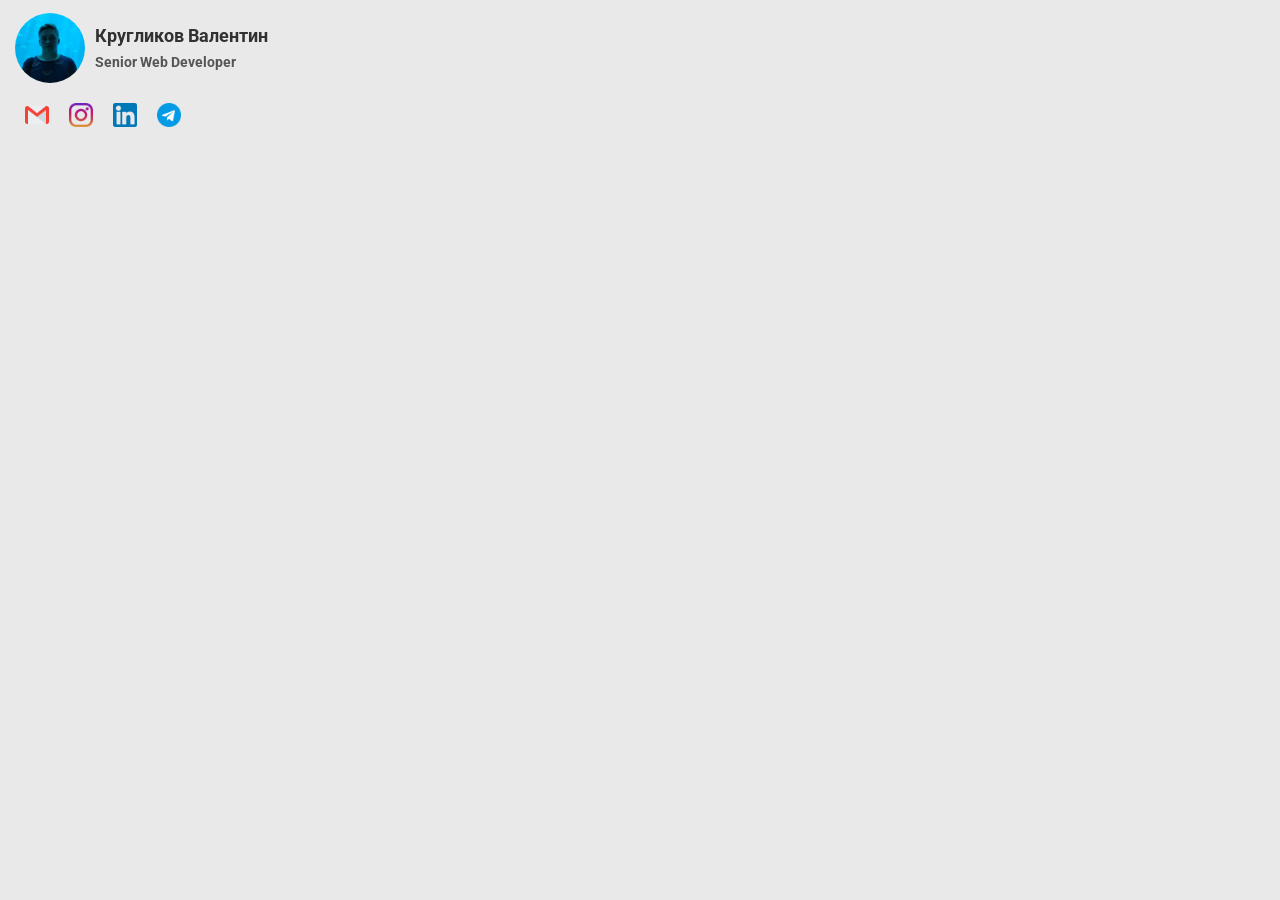
<file: index.html>
<!DOCTYPE html>
<html lang="ru">
<head>
    <meta charset="UTF-8">
    <meta name="viewport" content="width=device-width, initial-scale=1.0, maximum-scale=1.0, user-scalable=no"/>
    <meta name="description"
          content="Кругликов Валентин - Senior Web Developer | react, javascript, js, web solutions, php, mysql"/>
    <title>Кругликов Валентин - Senior Web Developer</title>
    <link href="/reset.css" rel="stylesheet" type="text/css">
    <link href="/style.css" rel="stylesheet" type="text/css">
</head>
<body>
<div class="profile">
    <div class="profile__ava">
        <img src="/assets/ava.jpeg"/>
    </div>
    <div class="profile__info">
        <h1>Кругликов Валентин</h1>
        <h2 class="gap_top note">Senior Web Developer</h2>
    </div>
</div>
<div class="contacts gap_top">
    <a class="contacts__link" href="mailto:dev.n@bk.ru">
        <img title="mail" src="/assets/social/gmail.png"/>
    </a>
    <a class="contacts__link" target="_blank" href="https://instagram.com/devn.valentin/">
        <img title="instagram" src="/assets/social/instagram.png"/>
    </a>
    <a class="contacts__link" target="_blank" href="https://www.linkedin.com/in/kruglikov-valentin/">
        <img title="instagram" src="/assets/social/linkedin.png"/>
    </a>
    <a class="contacts__link" target="_blank" href="https://t.me/devn1">
        <img title="instagram" src="/assets/social/telegram.png"/>
    </a>
</div>
</body>
</html>
</file>
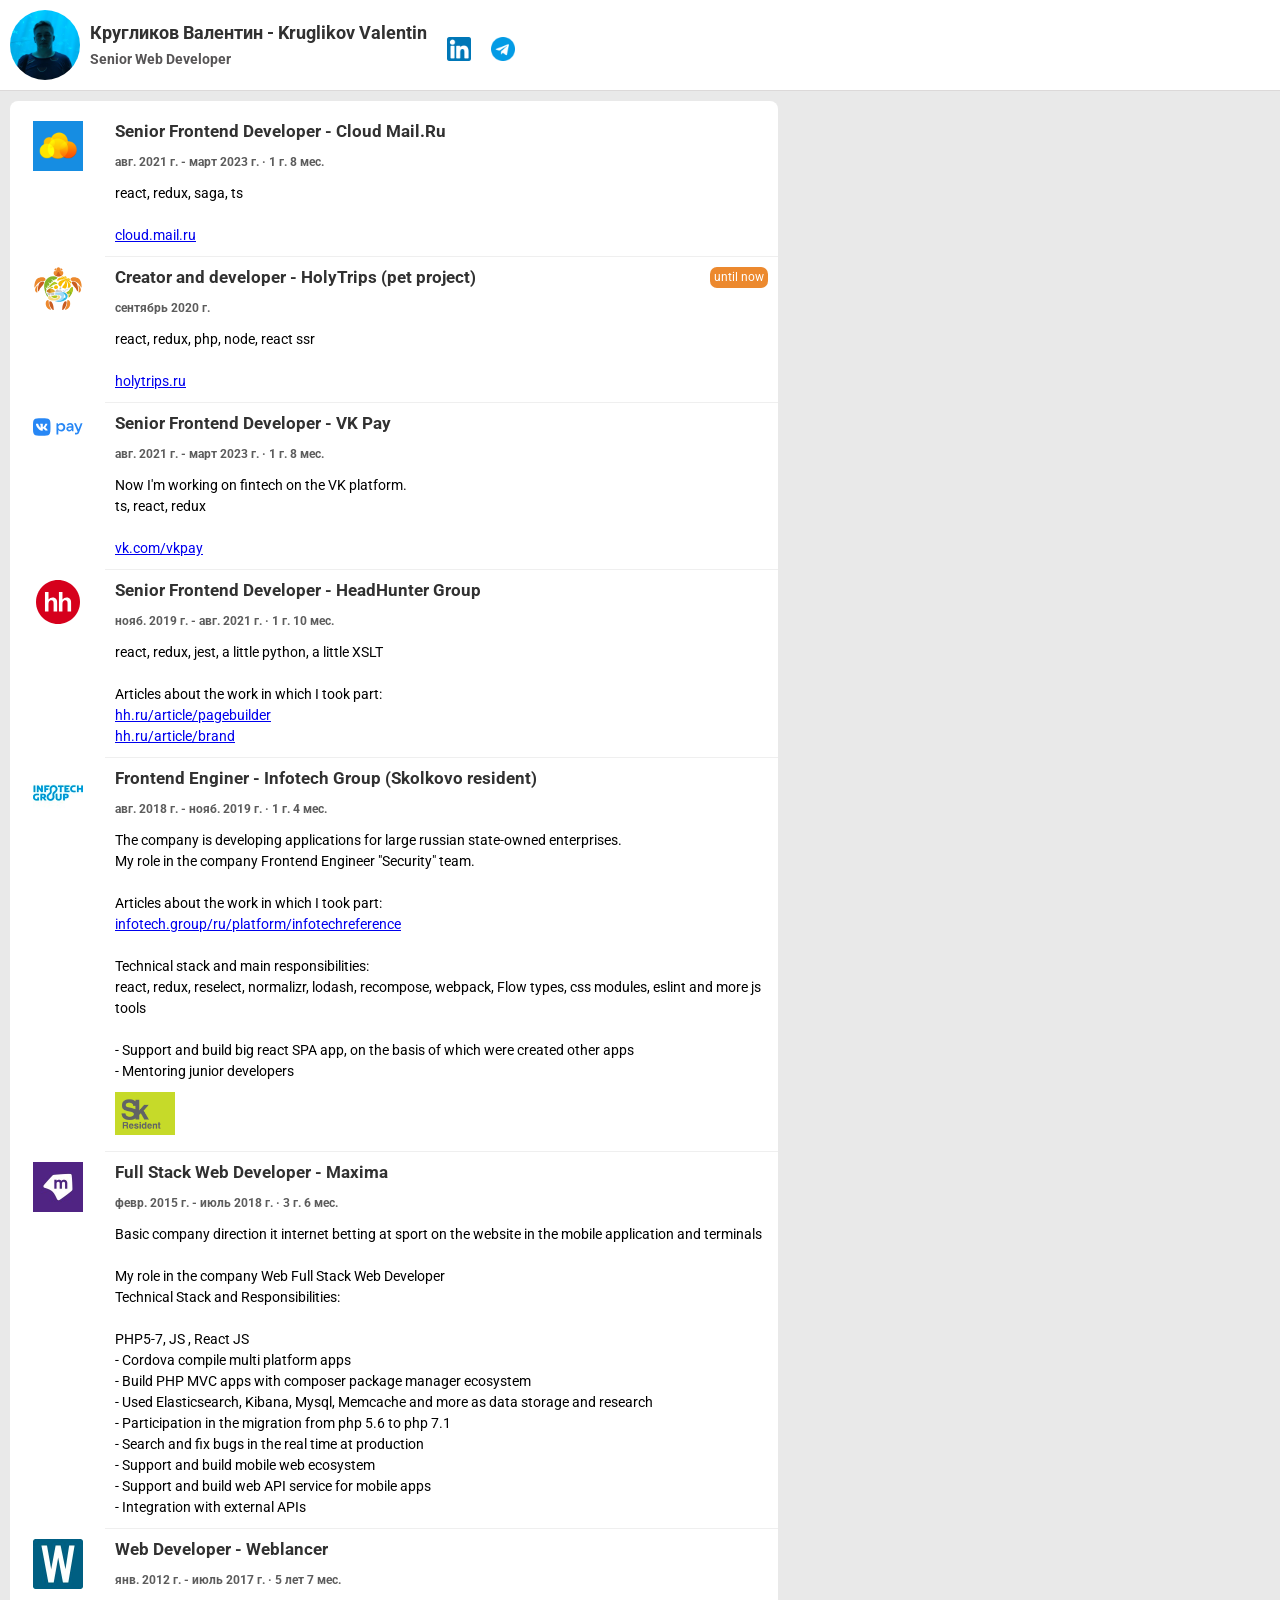
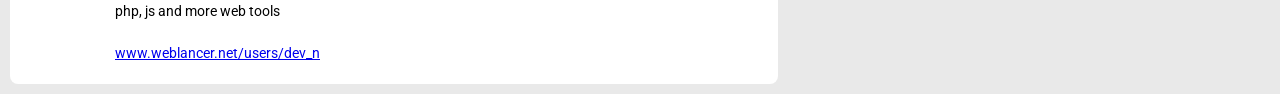
<file: public/index.html>
<!DOCTYPE html>
<html lang="en">
<head>
    <meta charset="UTF-8">
    <meta name="viewport" content="width=device-width, initial-scale=1.0, maximum-scale=1.0, user-scalable=no"/>
    <meta name="description" content="react, javascript, js, web solutions, php, mysql"/>
    <title>Кругликов Валентин - Senior Web Developer</title>
    <link href="reset.css" rel="stylesheet" type="text/css">
    <link href="style.css" rel="stylesheet" type="text/css">
</head>
<body>
<div class="profile">
    <div class="profile__ava">
        <img src="/assets/ava.jpeg"/>
    </div>
    <div class="profile__info">
        <h1>Кругликов Валентин - Kruglikov Valentin</h1>
        <h2 class="gap_top note">Senior Web Developer</h2>
    </div>
    <div class="contacts gap_top">
        <a class="contacts__link hidden" href="mailto:dev.n@bk.ru">
            <img title="mail" src="/assets/social/gmail.png"/>
        </a>
        <a class="contacts__link hidden" target="_blank" href="https://instagram.com/devn.valentin/">
            <img title="instagram" src="/assets/social/instagram.png"/>
        </a>
        <a class="contacts__link" target="_blank" href="https://www.linkedin.com/in/kruglikov-valentin/">
            <img title="instagram" src="/assets/social/linkedin.png"/>
        </a>
        <a class="contacts__link" target="_blank" href="https://t.me/devn1">
            <img title="instagram" src="/assets/social/telegram.png"/>
        </a>
    </div>
</div>
<div class="gap_top">
    <div class="projects">
        <div class="project">
            <div class="project__logo">
                <img src="assets/cloud.png"/>
            </div>
            <div class="project__content">
                <div class="project__position">Senior Frontend Developer - Cloud Mail.Ru</div>
                <div class="project__date">авг. 2021 г. - март 2023 г. · 1 г. 8 мес.</div>
                react, redux, saga, ts</br></br>
                <a target="_blank" href="https://cloud.mail.ru/">cloud.mail.ru</a></br>
            </div>
        </div>
        <div class="project">
            <div class="project__logo project__logo_hh">
                <img src="assets/holytrips.svg"/>
            </div>
            <div class="project__content">
                <div class="until-now">until now</div>
                <div class="project__position">Creator and developer - HolyTrips (pet project)</div>
                <div class="project__date">сентябрь 2020 г.</div>
                react, redux, php, node, react ssr</br></br>

                <a target="_blank" href="https://holytrips.ru">holytrips.ru</a></br>
            </div>
        </div>
        <div class="project">
            <div class="project__logo project__logo_vkpay">
                <img src="assets/vkpay.svg"/>
            </div>
            <div class="project__content">
                <div class="project__position">Senior Frontend Developer - VK Pay</div>
                <div class="project__date">авг. 2021 г. - март 2023 г. · 1 г. 8 мес.</div>
                Now I'm working on fintech on the VK platform.</br>
                ts, react, redux </br></br>
                <a target="_blank" href="https://vk.com/vkpay">vk.com/vkpay</a></br>
            </div>
        </div>
        <div class="project">
            <div class="project__logo project__logo_hh">
                <img src="assets/hh.svg"/>
            </div>
            <div class="project__content">
                <div class="project__position">Senior Frontend Developer - HeadHunter Group</div>
                <div class="project__date">нояб. 2019 г. - авг. 2021 г. · 1 г. 10 мес.</div>
                react, redux, jest, a little python, a little XSLT</br></br>

                Articles about the work in which I took part:</br>
                <a target="_blank" href="https://hh.ru/article/pagebuilder">hh.ru/article/pagebuilder</a></br>
                <a target="_blank" href="https://hh.ru/article/brand">hh.ru/article/brand</a></br>
            </div>
        </div>
        <div class="project">
            <div class="project__logo">
                <img src="assets/infotech.png"/>
            </div>
            <div class="project__content">
                <div class="project__position">Frontend Enginer - Infotech Group (Skolkovo resident)</div>
                <div class="project__date">авг. 2018 г. - нояб. 2019 г. · 1 г. 4 мес.</div>
                The company is developing applications for large russian state-owned enterprises.</br>
                My role in the company Frontend Engineer "Security" team.</br></br>

                Articles about the work in which I took part:</br>
                <a href="https://infotech.group/ru/platform/infotechreference">infotech.group/ru/platform/infotechreference</a></br></br>

                Technical stack and main responsibilities:</br>
                react, redux, reselect, normalizr, lodash, recompose, webpack, Flow types, css modules, eslint and more js tools</br></br>

                - Support and build big react SPA app, on the basis of which were created other apps</br>
                - Mentoring junior developers</br>
                <img src="assets/sk.png" class="project-content-icon" />
            </div>
        </div>
        <div class="project">
            <div class="project__logo">
                <img src="assets/maxima.png"/>
            </div>
            <div class="project__content">
                <div class="project__position">Full Stack Web Developer - Maxima</div>
                <div class="project__date">февр. 2015 г. - июль 2018 г. · 3 г. 6 мес.</div>
                Basic company direction it internet betting at sport on the website in the mobile application and terminals</br></br>

                My role in the company Web Full Stack Web Developer</br>
                Technical Stack and Responsibilities:</br></br>

                PHP5-7, JS , React JS</br>
                - Cordova compile multi platform apps</br>
                - Build PHP MVC apps with composer package manager ecosystem</br>
                - Used Elasticsearch, Kibana, Mysql, Memcache and more as data storage and research</br>
                - Participation in the migration from php 5.6 to php 7.1</br>
                - Search and fix bugs in the real time at production</br>
                - Support and build mobile web ecosystem</br>
                - Support and build web API service for mobile apps</br>
                - Integration with external APIs</br>
            </div>
        </div>
        <div class="project">
            <div class="project__logo">
                <img src="assets/wb.png"/>
            </div>
            <div class="project__content">
                <div class="project__position">Web Developer - Weblancer</div>
                <div class="project__date">янв. 2012 г. - июль 2017 г. · 5 лет 7 мес.</div>
                php, js and more web tools</br></br>
                <a href="https://www.weblancer.net/users/dev_n/">www.weblancer.net/users/dev_n</a>
            </div>
        </div>
    </div>
</div>
</body>
</html>
</file>
<file: style.css>
@import url('https://fonts.googleapis.com/css2?family=Roboto&display=swap');

* {
    font-family: 'Roboto', sans-serif;
}

body {
    background: #e9e9e9;
    padding: 13px 15px;
}

h1 {
    color: #313131;
    font-size: 18px;
}

.gap {
    margin: 10px 0;
}

.gap_top {
    margin-top: 10px;
}

.note {
    font-size: 14px;
    color: #565455;
}

.contacts {
    display: flex;
    justify-content: flex-start;
    align-items: center;
    flex-direction: row;
}

.contacts__link {
    display: block;
    padding: 10px;
}

.contacts__link img {
    height: 24px;
}

.profile {
    display: flex;
    align-items: center;
    justify-content: flex-start;
}

.profile__ava {
    border-radius: 50%;
    width: 70px;
    overflow: hidden;
}

.profile__ava img {
    width: 100%;
    display: block;
}

.profile__info {
    padding: 10px;
}
</file>
<file: public/style.css>
@import url('https://fonts.googleapis.com/css2?family=Roboto&display=swap');

@media (prefers-color-scheme: dark) {
    body {
        /*background: black!important;*/
    }
}

* {
    font-family: 'Roboto', Arial, sans-serif;
}

body {
    background: #e9e9e9;
    /*padding: 13px 15px;*/
}

.hidden {
    display: none !important;
}

h1 {
    color: #313131;
    font-size: 18px;
}

.gap {
    margin: 10px 0;
}

.gap_top {
    margin-top: 10px;
}

.note {
    font-size: 14px;
    color: #565455;
}

.contacts {
    display: flex;
    justify-content: flex-start;
    align-items: center;
    flex-direction: row;
}

.contacts__link {
    display: block;
    padding: 10px;
}

.contacts__link img {
    height: 24px;
}

.profile {
    display: flex;
    align-items: center;
    justify-content: flex-start;
    background: white;
    padding: 10px;
    border-bottom: 1px solid #dcd9d9;
}

.profile__ava {
    border-radius: 50%;
    width: 70px;
    overflow: hidden;
}

.profile__ava img {
    width: 100%;
    display: block;
}

.profile__info {
    padding: 10px;
}


.projects {
    background: white;
    margin: 10px;
    border-radius: 8px;
    padding: 10px 0;
    max-width: 768px;
}

.project {
    display: flex;
}

@media (max-width: 375px) {
    .project {
        flex-direction: column;
    }
}

.project:last-child .project__content {
    border-bottom: none;
}

.project__content {
    padding: 10px;
    line-height: 21px;
    font-size: 14px;
    border-bottom: 1px solid #efefef;
    overflow: hidden;
    flex-grow: 1;
}

.project__content a {
    word-break: break-all;
}


.project__logo {
    padding: 10px;
    box-sizing: border-box;
    /*height: 46px;*/
    display: flex;
    align-items: flex-start;
    min-width: 95px;
    justify-content: center;
}

.project__logo > * {
    width: 50px;
    height: auto;
}

.project__logo_vkpay > * {
    height: 28px;
}

.project__logo_hh > * {
    height: 44px;
}

.project-content-icon {
    width: 60px;
    margin-top: 10px;
}

.project__position {
    color: #313131;
    font-weight: bold;
    font-size: 17px;
    margin-bottom: 10px;
}

.project__date {
    font-size: 12px;
    margin: 10px 0;
    color: #5c5c5c;
    font-weight: bold;
}

.until-now {
    font-size: 12px;
    float: right;
    background: #ec892e;
    color: #fff;
    padding: 0px 4px;
    border-radius: 7px;
}
</file>
